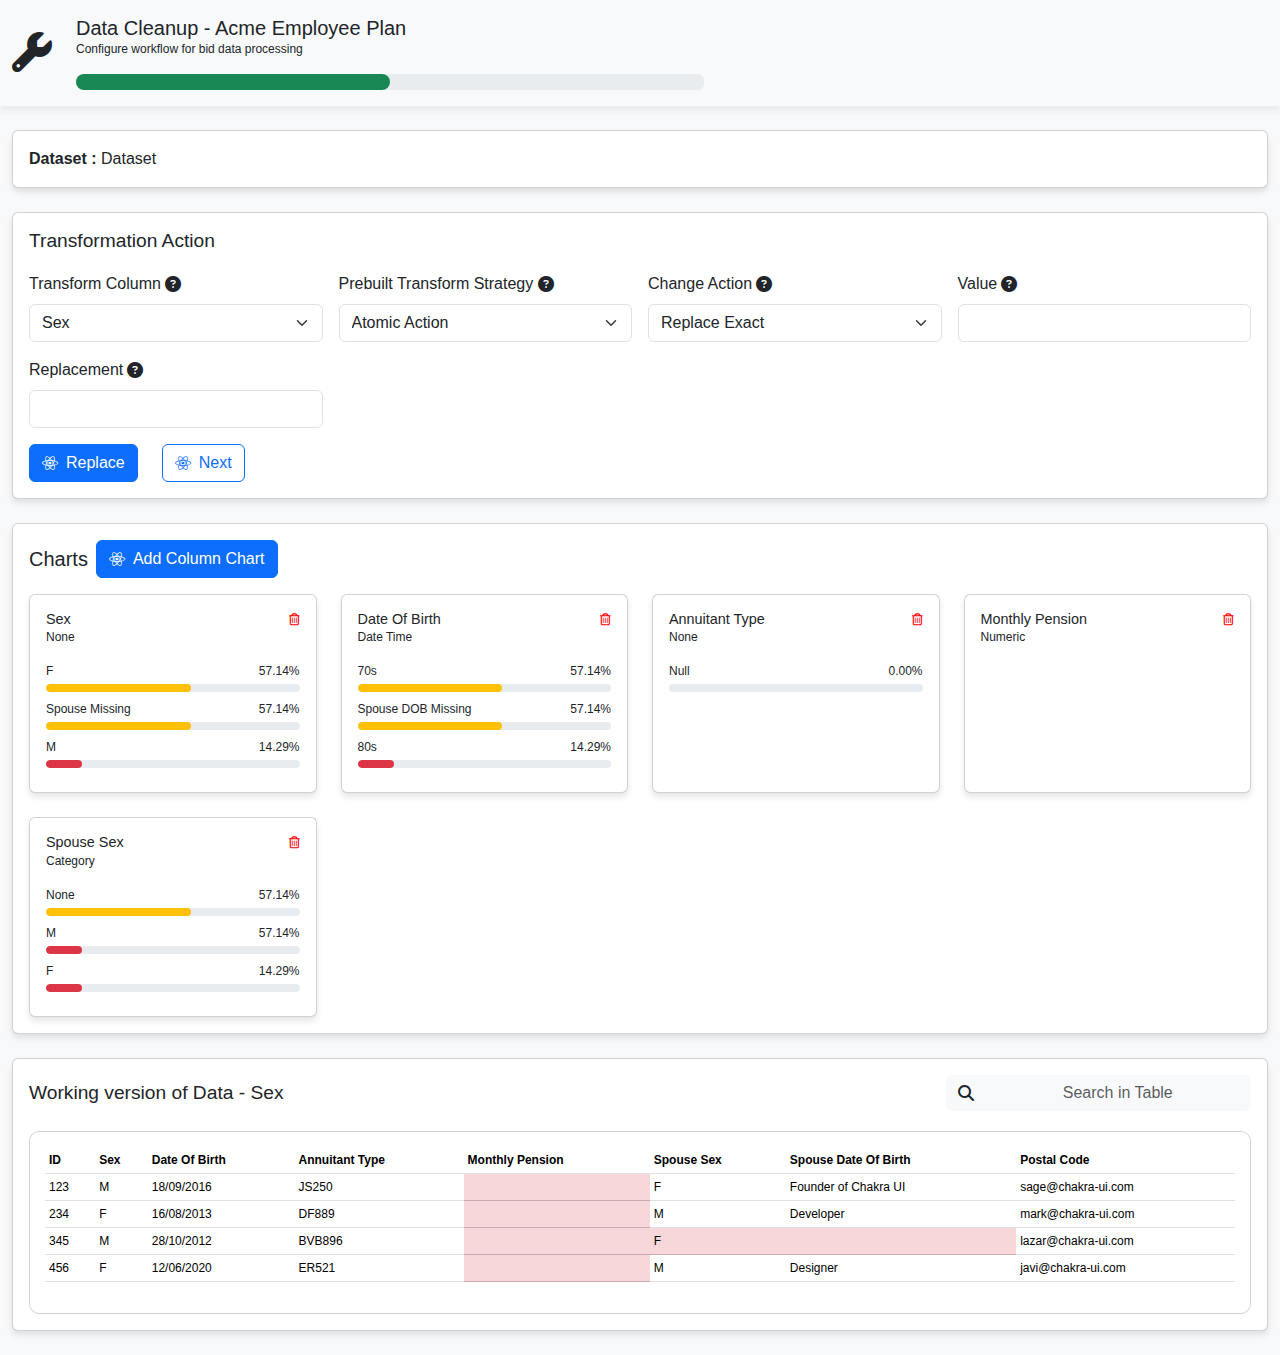
<file: Technical Assignment/HTML, CSS, and Bootstrap Test/index.html>
<!DOCTYPE html>
<html lang="en">
  <head>
    <meta charset="UTF-8" />
    <meta name="viewport" content="width=device-width, initial-scale=1.0" />
    <title>Data Cleanup - Acme Employee Plan</title>
    <link
      rel="stylesheet"
      href="https://cdnjs.cloudflare.com/ajax/libs/font-awesome/6.5.2/css/all.min.css"
    />
    <link
      href="https://cdn.jsdelivr.net/npm/bootstrap@5.3.3/dist/css/bootstrap.min.css"
      rel="stylesheet"
      integrity="sha384-QWTKZyjpPEjISv5WaRU9OFeRpok6YctnYmDr5pNlyT2bRjXh0JMhjY6hW+ALEwIH"
      crossorigin="anonymous"
    />
    <link
      href="https://stackpath.bootstrapcdn.com/bootstrap/5.1.0/css/bootstrap.min.css"
      rel="stylesheet"
    />
    <script src="https://code.jquery.com/jquery-3.6.0.min.js"></script>
    <script src="https://cdn.jsdelivr.net/npm/@popperjs/core@2.9.3/dist/umd/popper.min.js"></script>
    <script src="https://stackpath.bootstrapcdn.com/bootstrap/5.1.0/js/bootstrap.min.js"></script>
    <link rel="stylesheet" href="styles.css" />
  </head>
  <body>
    <div class="container-fluid p-0">
      <div
        class="container-fluid d-flex align-items-center gap-4 mb-4 boxShadow"
      >
        <div>
          <i class="fa-solid fa-wrench" style="font-size: 40px"></i>
        </div>
        <div class="py-3 w-50 widthAt">
          <div class="d-flex flex-wrap align-content-start flex-column">
            <h5 class="text-center mb-0">Data Cleanup - Acme Employee Plan</h5>
            <p class="fontSize">Configure workflow for bid data processing</p>
          </div>

          <div
            class="progress"
            role="progressbar"
            aria-label="Success example"
            aria-valuenow="50"
            aria-valuemin="0"
            aria-valuemax="100"
          >
            <div
              class="progress-bar bg-success"
              style="width: 50%; border-radius: 15px"
            ></div>
          </div>
        </div>
      </div>

      <div class="container-fluid">
        <div class="card mb-4">
          <div class="card-body">
            <p class="d-flex align-items-center mb-0">
              <strong>Dataset :&nbsp;</strong> <span>Dataset</span>
            </p>
          </div>
        </div>
        <div class="card mb-4">
          <div class="card-body">
            <h5 class="card-title">Transformation Action</h5>
            <form class="row g-3">
              <div class="col-lg-3 col-md-4 col-sm-6">
                <label
                  for="transformColumn"
                  class="form-label d-flex align-items-center gap-1"
                  ><span>Transform Column</span>
                  <i
                    class="fa-solid fa-circle-question"
                    data-bs-toggle="tooltip"
                    data-bs-title="Choose the column you want to change"
                  ></i
                ></label>
                <select id="transformColumn" class="form-select">
                  <option selected>Sex</option>
                </select>
              </div>
              <div class="col-lg-3 col-md-4 col-sm-6">
                <label
                  for="prebuiltTransformStrategy"
                  class="form-label d-flex align-items-center gap-1"
                  ><span class="minWidth">Prebuilt Transform Strategy</span>
                  <i class="fa-solid fa-circle-question"></i
                ></label>
                <select id="prebuiltTransformStrategy" class="form-select">
                  <option selected>Atomic Action</option>
                </select>
              </div>
              <div class="col-lg-3 col-md-4 col-sm-6">
                <label
                  for="changeAction"
                  class="form-label d-flex align-items-center gap-1"
                  ><span>Change Action</span>
                  <i class="fa-solid fa-circle-question"></i
                ></label>
                <select id="changeAction" class="form-select">
                  <option selected>Replace Exact</option>
                </select>
              </div>
              <div class="col-lg-3 col-md-4 col-sm-6">
                <label
                  for="value"
                  class="form-label d-flex align-items-center gap-1"
                  ><span>Value</span> <i class="fa-solid fa-circle-question"></i
                ></label>
                <input type="text" class="form-control" id="value" />
              </div>
              <div class="col-lg-3 col-md-4 col-sm-6">
                <label
                  for="replacement"
                  class="form-label d-flex align-items-center gap-1"
                  ><span>Replacement</span>
                  <i class="fa-solid fa-circle-question"></i
                ></label>
                <input type="text" class="form-control" id="replacement" />
              </div>
              <div class="col-12 d-flex align-items-center gap-4">
                <button
                  type="button"
                  class="btn btn-primary d-flex align-items-center gap-2"
                >
                  <i class="fa-brands fa-react"></i><span>Replace</span>
                </button>
                <button
                  type="button"
                  class="btn btn-outline-primary d-flex align-items-center gap-2"
                >
                  <i class="fa-brands fa-react"></i><span>Next</span>
                </button>
              </div>
            </form>
          </div>
        </div>
        <div class="card mb-4">
          <div class="card-body">
            <div class="d-flex align-items-center gap-2">
              <h5 class="mb-3">Charts</h5>
              <button
                type="button"
                class="btn btn-primary mb-3 d-flex align-items-center gap-2"
              >
                <i class="fa-brands fa-react"></i><span>Add Column Chart</span>
              </button>
            </div>
            <div class="row row-cols-1 row-cols-md-2 g-4 fontSize">
              <div class="col-lg-3 col-md-4 col-sm-6">
                <div class="card h-100">
                  <div class="card-body">
                    <div
                      class="d-flex align-items-baseline justify-content-between mb-0"
                    >
                      <div>
                        <h5 class="card-title mb-0">Sex</h5>
                        <p class="fontSize">None</p>
                      </div>

                      <i class="fa-regular fa-trash-can trash-color"></i>
                    </div>

                    <p
                      class="card-text mb-1 d-flex align-items-center justify-content-between"
                    >
                      <span>F</span><span>57.14%</span>
                    </p>
                    <div
                      class="progress mb-2 barHeight"
                      role="progressbar"
                      aria-label="Warning example"
                      aria-valuenow="75"
                      aria-valuemin="0"
                      aria-valuemax="100"
                    >
                      <div
                        class="progress-bar bg-warning"
                        style="width: 57.14%; border-radius: 15px"
                      ></div>
                    </div>
                    <p
                      class="card-text mb-1 d-flex align-items-center justify-content-between"
                    >
                      <span>Spouse Missing</span><span>57.14%</span>
                    </p>
                    <div
                      class="progress mb-2 barHeight"
                      role="progressbar"
                      aria-label="Warning example"
                      aria-valuenow="75"
                      aria-valuemin="0"
                      aria-valuemax="100"
                    >
                      <div
                        class="progress-bar bg-warning"
                        style="width: 57.14%; border-radius: 15px"
                      ></div>
                    </div>
                    <p
                      class="card-text mb-1 d-flex align-items-center justify-content-between"
                    >
                      <span>M</span><span>14.29%</span>
                    </p>
                    <div
                      class="progress mb-2 barHeight"
                      role="progressbar"
                      aria-label="Danger example"
                      aria-valuenow="75"
                      aria-valuemin="0"
                      aria-valuemax="100"
                    >
                      <div
                        class="progress-bar bg-danger"
                        style="width: 14.29%; border-radius: 15px"
                      ></div>
                    </div>
                  </div>
                </div>
              </div>
              <div class="col-lg-3 col-md-4 col-sm-6">
                <div class="card h-100">
                  <div class="card-body">
                    <div
                      class="d-flex align-items-baseline justify-content-between mb-0"
                    >
                      <div>
                        <h5 class="card-title mb-0">Date Of Birth</h5>
                        <p class="fontSize">Date Time</p>
                      </div>

                      <i class="fa-regular fa-trash-can trash-color"></i>
                    </div>

                    <p
                      class="card-text mb-1 d-flex align-items-center justify-content-between"
                    >
                      <span>70s</span><span>57.14%</span>
                    </p>
                    <div
                      class="progress mb-2 barHeight"
                      role="progressbar"
                      aria-label="Warning example"
                      aria-valuenow="75"
                      aria-valuemin="0"
                      aria-valuemax="100"
                    >
                      <div
                        class="progress-bar bg-warning"
                        style="width: 57.14%; border-radius: 15px"
                      ></div>
                    </div>
                    <p
                      class="card-text mb-1 d-flex align-items-center justify-content-between"
                    >
                      <span>Spouse DOB Missing</span><span> 57.14%</span>
                    </p>
                    <div
                      class="progress mb-2 barHeight"
                      role="progressbar"
                      aria-label="Warning example"
                      aria-valuenow="75"
                      aria-valuemin="0"
                      aria-valuemax="100"
                    >
                      <div
                        class="progress-bar bg-warning"
                        style="width: 57.14%; border-radius: 15px"
                      ></div>
                    </div>
                    <p
                      class="card-text mb-1 d-flex align-items-center justify-content-between"
                    >
                      <span>80s</span><span>14.29%</span>
                    </p>
                    <div
                      class="progress mb-2 barHeight"
                      role="progressbar"
                      aria-label="Danger example"
                      aria-valuenow="75"
                      aria-valuemin="0"
                      aria-valuemax="100"
                    >
                      <div
                        class="progress-bar bg-danger"
                        style="width: 14.29%; border-radius: 15px"
                      ></div>
                    </div>
                  </div>
                </div>
              </div>
              <div class="col-lg-3 col-md-4 col-sm-6">
                <div class="card h-100">
                  <div class="card-body">
                    <div
                      class="d-flex align-items-baseline justify-content-between mb-0"
                    >
                      <div>
                        <h5 class="card-title mb-0">Annuitant Type</h5>
                        <p class="fontSize">None</p>
                      </div>

                      <i class="fa-regular fa-trash-can trash-color"></i>
                    </div>
                    <p
                      class="card-text mb-1 d-flex align-items-center justify-content-between"
                    >
                      <span>Null</span><span>0.00%</span>
                    </p>
                    <div
                      class="progress mb-2 barHeight"
                      role="progressbar"
                      aria-label="Warning example"
                      aria-valuenow="75"
                      aria-valuemin="0"
                      aria-valuemax="100"
                    >
                      <div
                        class="progress-bar bg-warning"
                        style="width: 0%; border-radius: 15px"
                      ></div>
                    </div>
                  </div>
                </div>
              </div>
              <div class="col-lg-3 col-md-4 col-sm-6">
                <div class="card h-100">
                  <div class="card-body">
                    <div
                      class="d-flex align-items-baseline justify-content-between mb-0"
                    >
                      <div>
                        <h5 class="card-title mb-0">Monthly Pension</h5>
                        <p class="fontSize">Numeric</p>
                      </div>

                      <i class="fa-regular fa-trash-can trash-color"></i>
                    </div>

                    <p class="card-text"></p>
                  </div>
                </div>
              </div>
              <div class="col-lg-3 col-md-4 col-sm-6">
                <div class="card h-100">
                  <div class="card-body">
                    <div
                      class="d-flex align-items-baseline justify-content-between mb-0"
                    >
                      <div>
                        <h5 class="card-title mb-0">Spouse Sex</h5>
                        <p class="fontSize">Category</p>
                      </div>

                      <i class="fa-regular fa-trash-can trash-color"></i>
                    </div>

                    <p
                      class="card-text mb-1 d-flex align-items-center justify-content-between"
                    >
                      <span>None</span><span>57.14%</span>
                    </p>
                    <div
                      class="progress mb-2 barHeight"
                      role="progressbar"
                      aria-label="Warning example"
                      aria-valuenow="75"
                      aria-valuemin="0"
                      aria-valuemax="100"
                    >
                      <div
                        class="progress-bar bg-warning"
                        style="width: 57.14%; border-radius: 15px"
                      ></div>
                    </div>
                    <p
                      class="card-text mb-1 d-flex align-items-center justify-content-between"
                    >
                      <span>M</span><span>57.14%</span>
                    </p>
                    <div
                      class="progress mb-2 barHeight"
                      role="progressbar"
                      aria-label="Danger example"
                      aria-valuenow="75"
                      aria-valuemin="0"
                      aria-valuemax="100"
                    >
                      <div
                        class="progress-bar bg-danger"
                        style="width: 14.29%; border-radius: 15px"
                      ></div>
                    </div>
                    <p
                      class="card-text mb-1 d-flex align-items-center justify-content-between"
                    >
                      <span>F</span><span>14.29%</span>
                    </p>
                    <div
                      class="progress mb-2 barHeight"
                      role="progressbar"
                      aria-label="Danger example"
                      aria-valuenow="75"
                      aria-valuemin="0"
                      aria-valuemax="100"
                    >
                      <div
                        class="progress-bar bg-danger"
                        style="width: 14.29%; border-radius: 15px"
                      ></div>
                    </div>
                  </div>
                </div>
              </div>
            </div>
          </div>
        </div>
        <div class="card mb-4">
          <div class="card-body">
            <div class="d-flex align-items-center justify-content-between">
              <h5 class="card-title mb-0">Working version of Data - Sex</h5>
              <div class="input-group mb-0 w-25">
                <span class="input-group-text border-0" id="basic-addon1"
                  ><i class="fa-solid fa-magnifying-glass"></i
                ></span>
                <input
                  type="text"
                  class="form-control input-group-text border-0"
                  placeholder="Search in Table"
                  aria-label="Username"
                  aria-describedby="basic-addon1"
                />
              </div>
            </div>

            <div class="table-responsive">
              <table class="table table-sm table-border rounded fontSize">
                <thead>
                  <tr>
                    <th>ID</th>
                    <th>Sex</th>
                    <th>Date Of Birth</th>
                    <th>Annuitant Type</th>
                    <th>Monthly Pension</th>
                    <th>Spouse Sex</th>
                    <th>Spouse Date Of Birth</th>
                    <th>Postal Code</th>
                  </tr>
                </thead>
                <tbody>
                  <tr>
                    <td>123</td>
                    <td>M</td>
                    <td>18/09/2016</td>
                    <td>JS250</td>
                    <td class="table-danger"></td>
                    <td>F</td>
                    <td>Founder of Chakra UI</td>
                    <td>sage@chakra-ui.com</td>
                  </tr>
                  <tr>
                    <td>234</td>
                    <td>F</td>
                    <td>16/08/2013</td>
                    <td>DF889</td>
                    <td class="table-danger"></td>
                    <td>M</td>
                    <td>Developer</td>
                    <td>mark@chakra-ui.com</td>
                  </tr>
                  <tr>
                    <td>345</td>
                    <td>M</td>
                    <td>28/10/2012</td>
                    <td>BVB896</td>
                    <td class="table-danger"></td>
                    <td class="table-danger">F</td>
                    <td class="table-danger"></td>
                    <td>lazar@chakra-ui.com</td>
                  </tr>
                  <tr>
                    <td>456</td>
                    <td>F</td>
                    <td>12/06/2020</td>
                    <td>ER521</td>
                    <td class="table-danger"></td>
                    <td>M</td>
                    <td>Designer</td>
                    <td>javi@chakra-ui.com</td>
                  </tr>
                </tbody>
              </table>
            </div>
          </div>
        </div>
      </div>
    </div>

    <script>
      $(document).ready(function () {
        $('[data-bs-toggle="tooltip"]').tooltip();
      });
    </script>
    <script
      src="https://cdn.jsdelivr.net/npm/bootstrap@5.3.3/dist/js/bootstrap.bundle.min.js"
      integrity="sha384-YvpcrYf0tY3lHB60NNkmXc5s9fDVZLESaAA55NDzOxhy9GkcIdslK1eN7N6jIeHz"
      crossorigin="anonymous"
    ></script>
  </body>
</html>
</file>
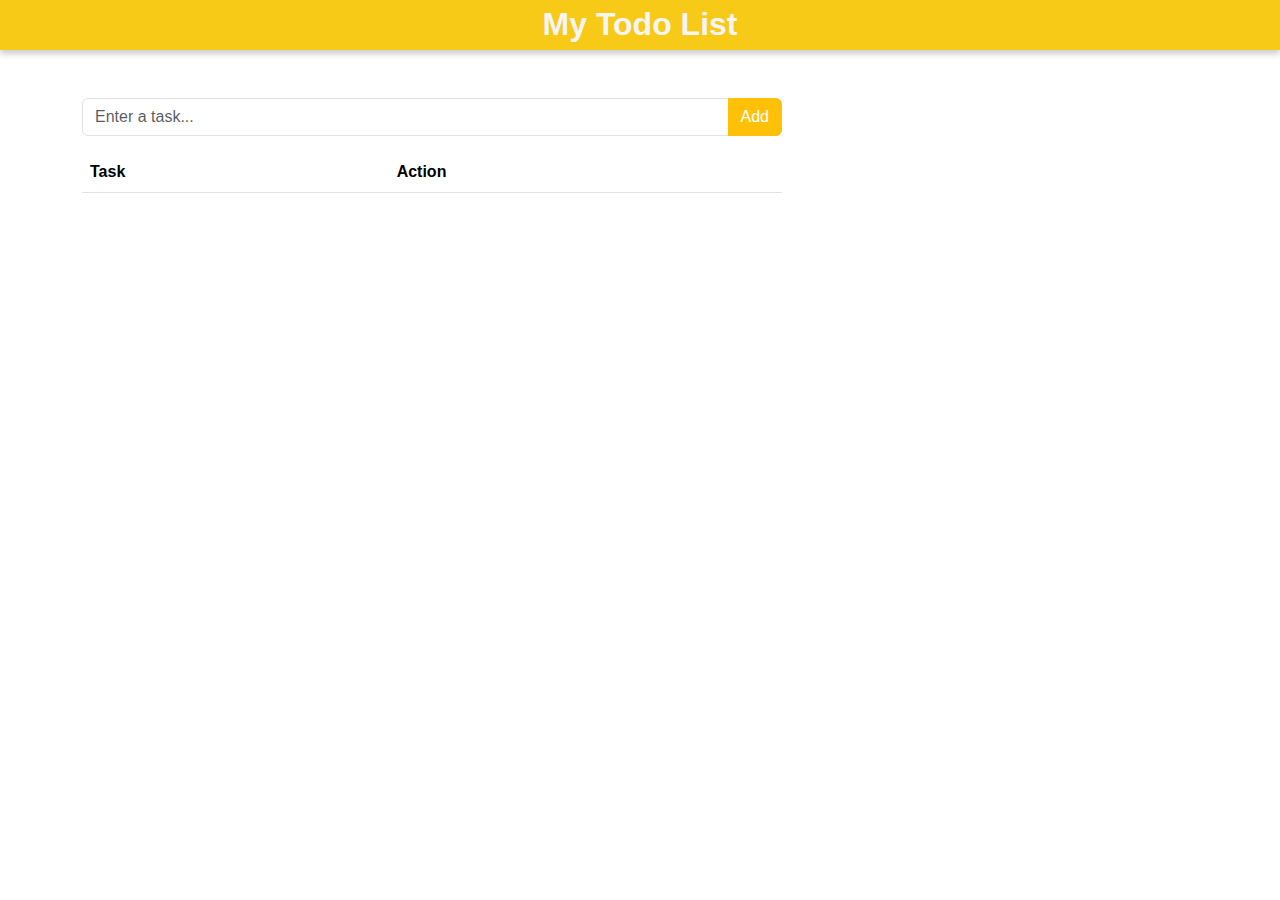
<file: Technical Assignment/JavaScript Test/index.html>
<!DOCTYPE html>
<html lang="en">
  <head>
    <meta charset="utf-8" />
    <meta name="viewport" content="width=device-width, initial-scale=1" />
    <title>Todo List</title>
    <link rel="stylesheet" href="https://cdnjs.cloudflare.com/ajax/libs/font-awesome/6.5.2/css/all.min.css">
    <link
      href="https://cdn.jsdelivr.net/npm/bootstrap@5.3.3/dist/css/bootstrap.min.css"
      rel="stylesheet"
      integrity="sha384-QWTKZyjpPEjISv5WaRU9OFeRpok6YctnYmDr5pNlyT2bRjXh0JMhjY6hW+ALEwIH"
      crossorigin="anonymous"
    />
    <link rel="stylesheet" href="styles.css" />
  </head>
  <body>
    <div class="header">My Todo List</div>
    <div class="container-fluid">
      <div class="container">
        <div class="max-auto" style="max-width: 700px">
          <div class="input-group mt-5 mb-3">
            <input
              type="text"
              class="form-control"
              placeholder="Enter a task..."
              id="username"
              autocomplete="off"
            />
            <button type="button" id="addUser" class="btn text-white btn-warning" onclick="addUserBtnClick()">
              Add
            </button>
          </div>
          <div class="display">
            <table class="table">
              <thead>
                <tr>
                  <th scope="col">Task</th>
                  <th scope="col">Action</th>
                </tr>
              </thead>
              <tbody id="records">
                
              </tbody>
            </table>
          </div>
        </div>
      </div>
    </div>

    <script
      src="https://cdn.jsdelivr.net/npm/bootstrap@5.3.3/dist/js/bootstrap.bundle.min.js"
      integrity="sha384-YvpcrYf0tY3lHB60NNkmXc5s9fDVZLESaAA55NDzOxhy9GkcIdslK1eN7N6jIeHz"
      crossorigin="anonymous"
    ></script>
    <script src="index.js"></script>
  </body>
</html>
</file>
<file: Technical Assignment/HTML, CSS, and Bootstrap Test/styles.css>
body {
    margin: 0;
    font-family: sans-serif;
    background-color: #f8f9fa;
}

h2 {
    margin-top: 20px;
    margin-bottom: 20px;
}

.card {
    box-shadow: 0 4px 6px rgba(0, 0, 0, 0.1);
}

.card-title {
    font-size: 1.2em;
    margin-bottom: 20px;
}

.table-responsive {
    margin-top: 20px;
    border: 1px solid rgba(0, 0, 0, 0.175);
    border-radius: 10px;
    padding: 15px;
}

.boxShadow {
    box-shadow: 0 6px 6px rgba(0, 0, 0, 0.05);
}

.fontSize {
    font-size: 12px;
    font-weight: 200;
}

.minWidth {
    min-width: 195px;
}

.barHeight {
    height: 0.5rem;
}

.trash-color {
    color: red;
}
.widthAt{
    @media (max-width: 768px) { width: 100% !important; }
}
</file>
<file: Technical Assignment/JavaScript Test/styles.css>
body {
    margin: 0;
    font-family: sans-serif;
}


/* Header */

.header {
    background-color: #f7ca18;
    color: whitesmoke;
    text-align: center;
    height: 50px;
    /* padding: 10px 10px 10px 10px; */
    font-size: 2em;
    font-weight: bold;
    box-shadow: 0 4px 6px rgba(0, 0, 0, 0.2);
}

/* button */
.editBtn:hover {
    color: blue;
}

.delBtn:hover {
    color: red;
}

.completed-item{
    text-decoration: line-through;
 }
</file>
